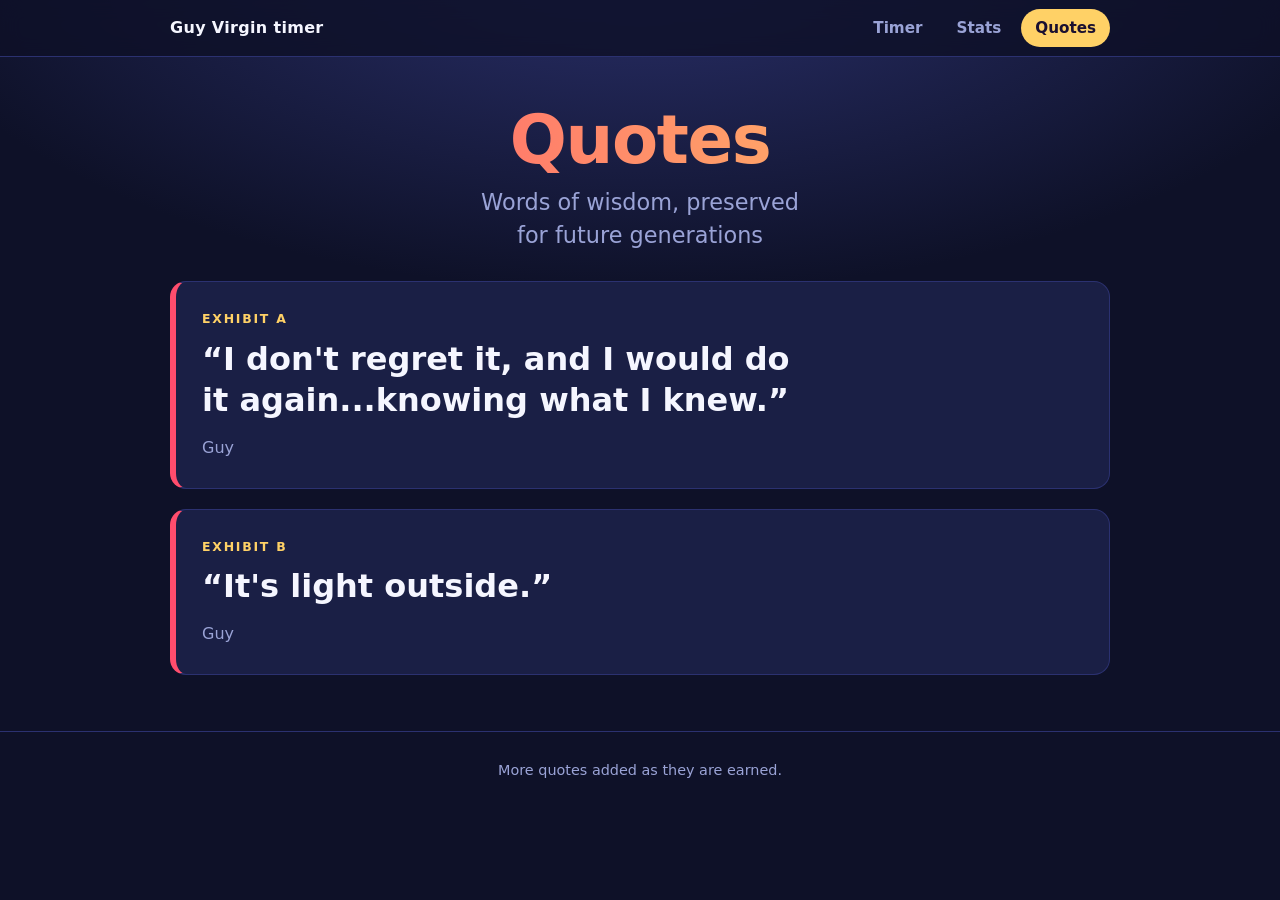
<file: quotes.html>
<!DOCTYPE html>
<html lang="en">
<head>
  <meta charset="UTF-8">
  <meta name="viewport" content="width=device-width, initial-scale=1">
  <meta name="robots" content="noindex, nofollow">
  <title>Quotes | Guy Virgin timer</title>
  <link rel="stylesheet" href="style.css">
</head>
<body>
  <header class="topbar">
    <nav class="wrap nav">
      <a class="brand" href="./">Guy Virgin timer</a>
      <div class="tabs">
        <a href="./">Timer</a>
        <a href="stats.html">Stats</a>
        <a href="quotes.html" aria-current="page">Quotes</a>
      </div>
    </nav>
  </header>

  <main class="wrap">
    <section class="hero">
      <h1>Quotes</h1>
      <p class="sub">Words of wisdom, preserved for future generations</p>
    </section>

    <section class="quotes" id="quotes-list"></section>
  </main>

  <footer>
    <div class="wrap">More quotes added as they are earned.</div>
  </footer>

  <script src="script.js"></script>
</body>
</html>
</file>
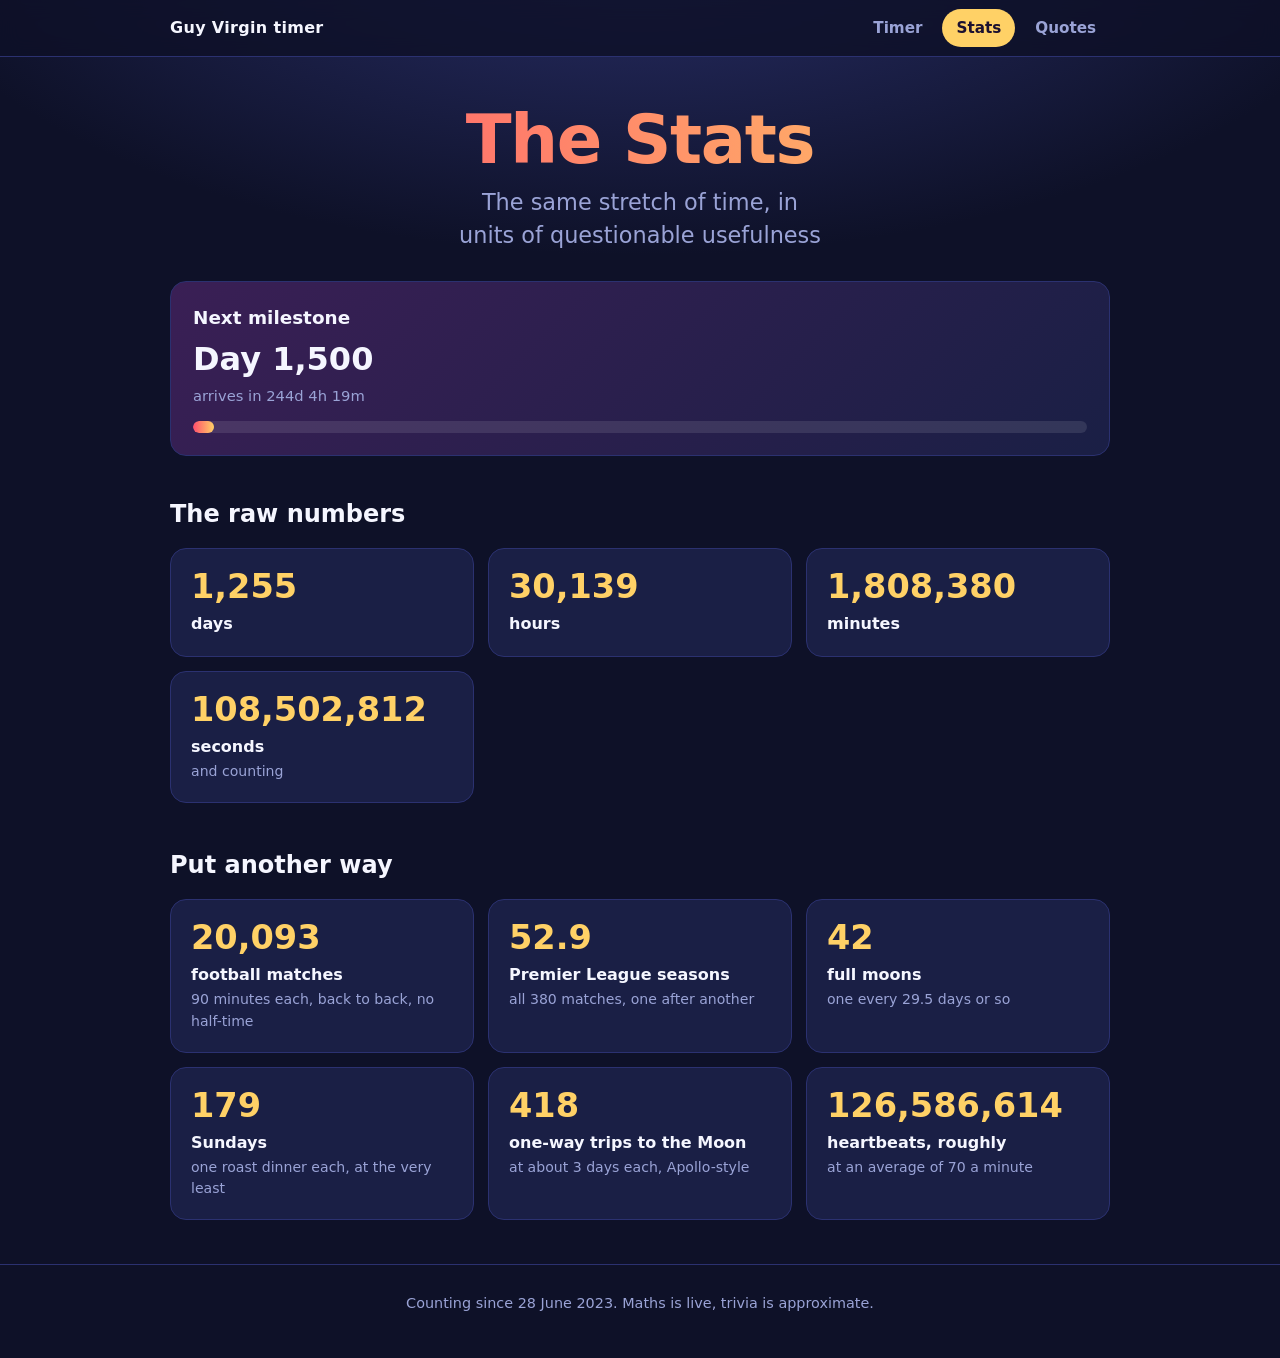
<file: stats.html>
<!DOCTYPE html>
<html lang="en">
<head>
  <meta charset="UTF-8">
  <meta name="viewport" content="width=device-width, initial-scale=1">
  <meta name="robots" content="noindex, nofollow">
  <title>Stats | Guy Virgin timer</title>
  <link rel="stylesheet" href="style.css">
</head>
<body>
  <header class="topbar">
    <nav class="wrap nav">
      <a class="brand" href="./">Guy Virgin timer</a>
      <div class="tabs">
        <a href="./">Timer</a>
        <a href="stats.html" aria-current="page">Stats</a>
        <a href="quotes.html">Quotes</a>
      </div>
    </nav>
  </header>

  <main class="wrap">
    <section class="hero">
      <h1>The Stats</h1>
      <p class="sub">The same stretch of time, in units of questionable usefulness</p>
    </section>

    <section class="milestone">
      <h2>Next milestone</h2>
      <div class="big" id="milestone-day">Day 0</div>
      <div class="small" id="milestone-left">calculating...</div>
      <div class="bar"><span id="milestone-bar"></span></div>
    </section>

    <h2 class="section">The raw numbers</h2>
    <section class="stats">
      <article class="stat"><div class="num" data-stat="days">0</div><div class="what">days</div></article>
      <article class="stat"><div class="num" data-stat="hours">0</div><div class="what">hours</div></article>
      <article class="stat"><div class="num" data-stat="minutes">0</div><div class="what">minutes</div></article>
      <article class="stat"><div class="num" data-stat="seconds">0</div><div class="what">seconds</div><div class="note">and counting</div></article>
    </section>

    <h2 class="section">Put another way</h2>
    <section class="stats">
      <article class="stat">
        <div class="num" data-stat="matches">0</div>
        <div class="what">football matches</div>
        <div class="note">90 minutes each, back to back, no half-time</div>
      </article>
      <article class="stat">
        <div class="num" data-stat="seasons">0</div>
        <div class="what">Premier League seasons</div>
        <div class="note">all 380 matches, one after another</div>
      </article>
      <article class="stat">
        <div class="num" data-stat="moons">0</div>
        <div class="what">full moons</div>
        <div class="note">one every 29.5 days or so</div>
      </article>
      <article class="stat">
        <div class="num" data-stat="sundays">0</div>
        <div class="what">Sundays</div>
        <div class="note">one roast dinner each, at the very least</div>
      </article>
      <article class="stat">
        <div class="num" data-stat="moontrips">0</div>
        <div class="what">one-way trips to the Moon</div>
        <div class="note">at about 3 days each, Apollo-style</div>
      </article>
      <article class="stat">
        <div class="num" data-stat="heartbeats">0</div>
        <div class="what">heartbeats, roughly</div>
        <div class="note">at an average of 70 a minute</div>
      </article>
    </section>
  </main>

  <footer>
    <div class="wrap">Counting since 28 June 2023. Maths is live, trivia is approximate.</div>
  </footer>

  <script src="script.js"></script>
</body>
</html>
</file>
<file: style.css>
:root {
  --bg: #0e1128;
  --card: #1a1f45;
  --card-edge: #2b3170;
  --ink: #f5f6ff;
  --muted: #9aa3d6;
  --accent: #ff4d6d;
  --accent-2: #ffd166;
  --radius: 16px;
}

* { box-sizing: border-box; }
[hidden] { display: none !important; }

html { scroll-behavior: smooth; }

body {
  margin: 0;
  min-height: 100vh;
  font-family: system-ui, -apple-system, "Segoe UI", Roboto, sans-serif;
  color: var(--ink);
  background:
    radial-gradient(1100px 520px at 50% -8%, #2c3270 0%, rgba(14, 17, 40, 0) 70%),
    var(--bg);
  line-height: 1.5;
}

a { color: inherit; }

.wrap {
  width: 100%;
  max-width: 980px;
  margin: 0 auto;
  padding: 0 20px;
}

/* ---------- nav ---------- */
.topbar {
  position: sticky;
  top: 0;
  z-index: 20;
  background: rgba(14, 17, 40, 0.82);
  backdrop-filter: blur(10px);
  border-bottom: 1px solid var(--card-edge);
}

.nav {
  display: flex;
  align-items: center;
  justify-content: space-between;
  gap: 12px;
  height: 56px;
}

.brand {
  font-weight: 800;
  letter-spacing: 0.02em;
  text-decoration: none;
  white-space: nowrap;
}

.tabs { display: flex; gap: 6px; }

.tabs a {
  text-decoration: none;
  padding: 8px 14px;
  border-radius: 999px;
  color: var(--muted);
  font-weight: 600;
  font-size: 0.95rem;
  transition: background 0.15s, color 0.15s;
}

.tabs a:hover { color: var(--ink); background: rgba(255, 255, 255, 0.06); }

.tabs a[aria-current="page"] {
  color: #1b1030;
  background: var(--accent-2);
}

/* ---------- hero ---------- */
.hero { text-align: center; padding: 48px 0 28px; }

h1 {
  margin: 0 0 10px;
  font-size: clamp(2.4rem, 8vw, 4.2rem);
  line-height: 1.05;
  letter-spacing: -0.02em;
  background: linear-gradient(90deg, var(--accent), var(--accent-2));
  -webkit-background-clip: text;
  background-clip: text;
  color: transparent;
}

.sub {
  margin: 0 auto;
  max-width: 40ch;
  font-size: clamp(1.05rem, 3.4vw, 1.4rem);
  color: var(--muted);
  text-wrap: balance;
}

/* ---------- timer ---------- */
.clock {
  display: grid;
  grid-template-columns: repeat(auto-fit, minmax(92px, 1fr));
  gap: 12px;
  margin: 8px 0 18px;
}

.unit {
  background: var(--card);
  border: 1px solid var(--card-edge);
  border-radius: var(--radius);
  padding: 18px 8px 14px;
  text-align: center;
}

.unit .n {
  display: block;
  font-size: clamp(2rem, 7vw, 3.2rem);
  font-weight: 800;
  line-height: 1;
  font-variant-numeric: tabular-nums;
}

.unit .l {
  display: block;
  margin-top: 8px;
  font-size: 0.78rem;
  letter-spacing: 0.12em;
  text-transform: uppercase;
  color: var(--muted);
}

.factline {
  min-height: 3.2em;
  margin: 0 auto 18px;
  max-width: 52ch;
  text-align: center;
  color: var(--accent-2);
  font-weight: 600;
}

.quoteline {
  max-width: 52ch;
  margin: 0 auto 40px;
  padding: 16px 20px;
  text-align: center;
  background: var(--card);
  border: 1px solid var(--card-edge);
  border-left: 5px solid var(--accent);
  border-radius: var(--radius);
  transition: opacity 0.35s;
}

.quoteline.fade { opacity: 0; }

.quoteline .q {
  margin: 0;
  font-size: 1.2rem;
  font-weight: 700;
  text-wrap: balance;
}

.quoteline .by {
  display: block;
  margin-top: 6px;
  font-size: 0.9rem;
  color: var(--muted);
}

/* ---------- sections ---------- */
h2.section {
  margin: 0 0 16px;
  font-size: 1.5rem;
}

.lede { color: var(--muted); margin: -8px 0 20px; }

/* ---------- gallery ---------- */
.gallery {
  display: grid;
  grid-template-columns: repeat(auto-fill, minmax(210px, 1fr));
  gap: 16px;
  margin-bottom: 56px;
}

.gallery figure {
  position: relative;
  margin: 0;
  aspect-ratio: 3 / 4;
  overflow: hidden;
  border-radius: var(--radius);
  border: 1px solid var(--card-edge);
  background: var(--card);
  cursor: zoom-in;
}

.gallery img {
  display: block;
  width: 100%;
  height: 100%;
  object-fit: cover;
  object-position: 50% 30%;
  transition: transform 0.25s;
}

.gallery figure:hover img { transform: scale(1.05); }

.gallery figcaption {
  position: absolute;
  left: 0; right: 0; bottom: 0;
  padding: 28px 12px 10px;
  font-weight: 700;
  font-size: 0.95rem;
  background: linear-gradient(transparent, rgba(8, 10, 26, 0.92));
}

#lightbox {
  position: fixed;
  inset: 0;
  z-index: 50;
  display: flex;
  flex-direction: column;
  align-items: center;
  justify-content: center;
  gap: 12px;
  padding: 20px;
  background: rgba(6, 8, 20, 0.92);
  cursor: zoom-out;
}

#lightbox img {
  max-width: 100%;
  max-height: 80vh;
  border-radius: 12px;
}

#lightbox p { margin: 0; color: var(--muted); }

/* ---------- stats ---------- */
.stats {
  display: grid;
  grid-template-columns: repeat(auto-fill, minmax(260px, 1fr));
  gap: 14px;
  margin-bottom: 44px;
}

.stat {
  background: var(--card);
  border: 1px solid var(--card-edge);
  border-radius: var(--radius);
  padding: 20px;
}

.stat .num {
  font-size: clamp(1.6rem, 5vw, 2.1rem);
  font-weight: 800;
  line-height: 1.1;
  font-variant-numeric: tabular-nums;
  color: var(--accent-2);
  white-space: nowrap;
}

.stat .what { margin-top: 6px; font-weight: 700; }
.stat .note { margin-top: 2px; font-size: 0.88rem; color: var(--muted); }

.milestone {
  background: linear-gradient(135deg, #3a1f55, var(--card));
  border: 1px solid var(--card-edge);
  border-radius: var(--radius);
  padding: 22px;
  margin-bottom: 40px;
}

.milestone h2 { margin: 0 0 4px; font-size: 1.15rem; }
.milestone .big { font-size: clamp(1.4rem, 5vw, 2rem); font-weight: 800; }
.milestone .small { color: var(--muted); font-size: 0.92rem; margin-top: 2px; }

.bar {
  height: 12px;
  margin-top: 14px;
  border-radius: 999px;
  background: rgba(255, 255, 255, 0.1);
  overflow: hidden;
}

.bar > span {
  display: block;
  height: 100%;
  width: 0;
  border-radius: 999px;
  background: linear-gradient(90deg, var(--accent), var(--accent-2));
  transition: width 0.6s;
}

/* ---------- quotes ---------- */
.quotes { display: grid; gap: 20px; margin-bottom: 56px; }

.quote {
  margin: 0;
  padding: 28px 26px;
  background: var(--card);
  border: 1px solid var(--card-edge);
  border-left: 6px solid var(--accent);
  border-radius: var(--radius);
}

.quote .tag {
  display: block;
  margin-bottom: 10px;
  font-size: 0.78rem;
  letter-spacing: 0.14em;
  text-transform: uppercase;
  color: var(--accent-2);
  font-weight: 700;
}

.quote p {
  margin: 0;
  font-size: clamp(1.3rem, 4.6vw, 2rem);
  font-weight: 700;
  line-height: 1.3;
  text-wrap: balance;
}

.quote cite {
  display: block;
  margin-top: 14px;
  font-style: normal;
  color: var(--muted);
}

/* ---------- footer ---------- */
footer {
  padding: 28px 0 44px;
  border-top: 1px solid var(--card-edge);
  text-align: center;
  color: var(--muted);
  font-size: 0.9rem;
}

@media (max-width: 560px) {
  .gallery { grid-template-columns: repeat(2, 1fr); gap: 12px; }
  .gallery figcaption { font-size: 0.82rem; padding: 22px 10px 8px; }
}

@media (max-width: 420px) {
  .brand { font-size: 0.95rem; }
  .tabs a { padding: 7px 10px; font-size: 0.88rem; }
}
</file>
